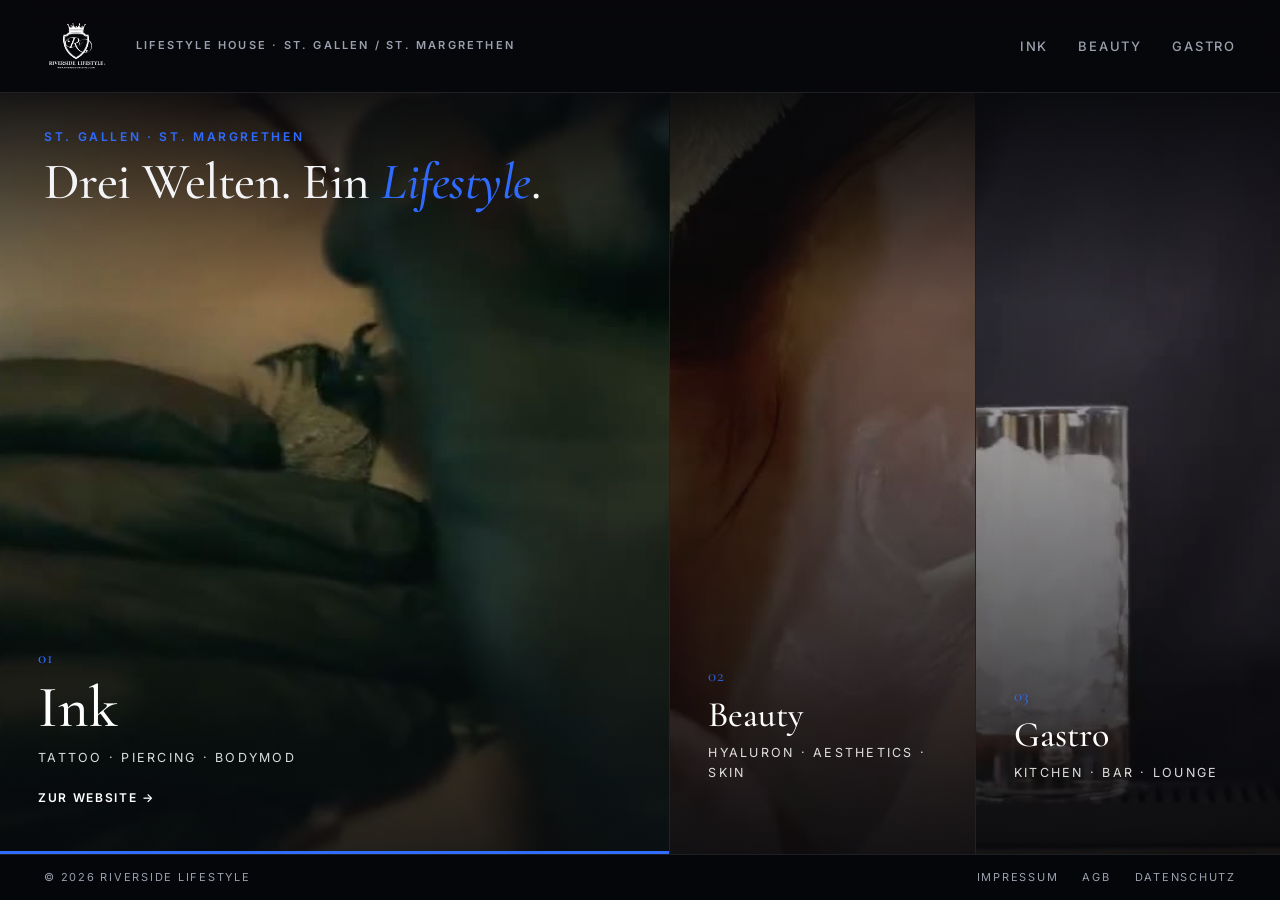
<file: index.html>
<!DOCTYPE html>
<html lang="de">
<head>
<meta charset="UTF-8">
<meta name="viewport" content="width=device-width, initial-scale=1.0">
<title>Riverside Lifestyle — Tattoo, Beauty &amp; Gastro · St. Gallen &amp; St. Margrethen</title>
<meta name="description" content="Riverside Lifestyle vereint drei Marken unter einem Dach: Riverside Ink (Tattoo & Piercing), Riverside Beauty (Aesthetics) und Riverside Gastro. Standorte St. Gallen & St. Margrethen.">
<link rel="canonical" href="https://riverside-lifestyle.com/">
<meta name="theme-color" content="#07080c">
<link rel="icon" href="assets/brand/favicon.png" type="image/png">

<!-- Open Graph / Social -->
<meta property="og:type" content="website">
<meta property="og:site_name" content="Riverside Lifestyle">
<meta property="og:title" content="Riverside Lifestyle — Tattoo, Beauty & Gastro">
<meta property="og:description" content="Drei Welten. Ein Lifestyle. Tattoo, Beauty und Gastronomie unter einem Dach in St. Gallen & St. Margrethen.">
<meta property="og:url" content="https://riverside-lifestyle.com/">
<meta property="og:image" content="https://riverside-lifestyle.com/assets/poster/poster.jpg">
<meta name="twitter:card" content="summary_large_image">

<link rel="preconnect" href="https://fonts.googleapis.com">
<link rel="preconnect" href="https://fonts.gstatic.com" crossorigin>
<link href="https://fonts.googleapis.com/css2?family=Cormorant+Garamond:ital,wght@0,400;0,500;0,600;1,500&family=Inter:wght@400;500;600&display=swap" rel="stylesheet">
<link rel="stylesheet" href="css/styles.css">
</head>
<body>

<!-- ===================== NAV ===================== -->
<nav class="nav">
  <div class="nav-in">
    <a class="brandmark" href="#top"><img class="brandmark__logo" src="assets/brand/logo.png" alt="Riverside Lifestyle"></a>
    <span class="nav-meta">Lifestyle House · St. Gallen / St. Margrethen</span>
    <div class="nav-links">
      <a href="https://www.riverside-ink.ch">Ink</a>
      <!-- TODO: echte Beauty-URL -->
      <a href="#">Beauty</a>
      <!-- TODO: echte Gastro-URL -->
      <a href="#">Gastro</a>
    </div>
  </div>
</nav>

<!-- ===================== HERO: SPLIT THIRDS (PORTAL) ===================== -->
<header id="top" class="hero">
  <div class="panels">
    <!-- Panel 01 — INK -> riverside-ink.ch -->
    <a class="panel" href="https://www.riverside-ink.ch" data-brand="ink">
      <div class="panel-media">
        <video muted loop playsinline poster="assets/poster/ink.jpg">
          <source src="assets/video/ink.mp4?v=6" type="video/mp4">
        </video>
      </div>
      <div class="panel-body">
        <span class="panel-num">01</span>
        <h2>Ink</h2>
        <p class="panel-sub">Tattoo · Piercing · Bodymod</p>
        <span class="panel-more">Zur Website →</span>
      </div>
      <span class="panel-progress"><span></span></span>
    </a>

    <!-- Panel 02 — BEAUTY -->
    <!-- TODO: href auf echte Beauty-Homepage setzen + assets/video/beauty.mp4?v=4 ersetzen -->
    <a class="panel" href="#" data-brand="beauty">
      <div class="panel-media">
        <video muted loop playsinline poster="assets/poster/beauty.jpg">
          <source src="assets/video/beauty.mp4?v=4" type="video/mp4">
        </video>
      </div>
      <div class="panel-body">
        <span class="panel-num">02</span>
        <h2>Beauty</h2>
        <p class="panel-sub">Hyaluron · Aesthetics · Skin</p>
        <span class="panel-more">Zur Website →</span>
      </div>
      <span class="panel-progress"><span></span></span>
    </a>

    <!-- Panel 03 — GASTRO -->
    <!-- TODO: href auf echte Gastro-Homepage setzen + assets/video/gastro.mp4?v=4 ersetzen -->
    <a class="panel" href="#" data-brand="gastro">
      <div class="panel-media">
        <video muted loop playsinline poster="assets/poster/gastro.jpg">
          <source src="assets/video/gastro.mp4?v=4" type="video/mp4">
        </video>
      </div>
      <div class="panel-body">
        <span class="panel-num">03</span>
        <h2>Gastro</h2>
        <p class="panel-sub">Kitchen · Bar · Lounge</p>
        <span class="panel-more">Zur Website →</span>
      </div>
      <span class="panel-progress"><span></span></span>
    </a>
  </div>

  <div class="hero-overlay">
    <span class="kicker">St. Gallen · St. Margrethen</span>
    <h1>Drei Welten. Ein <em>Lifestyle</em>.</h1>
  </div>
</header>

<!-- ===================== LEGAL BAR ===================== -->
<footer class="legal-bar">
  <div class="legal-in">
    <span>© 2026 Riverside Lifestyle</span>
    <nav class="legal-links">
      <a href="impressum.html">Impressum</a>
      <a href="agb.html">AGB</a>
      <a href="datenschutz.html">Datenschutz</a>
    </nav>
  </div>
</footer>

<!-- ===================== STRUCTURED DATA (JSON-LD) ===================== -->
<script type="application/ld+json">
{
  "@context": "https://schema.org",
  "@graph": [
    {
      "@type": "Organization",
      "@id": "https://riverside-lifestyle.com/#org",
      "name": "Riverside Lifestyle",
      "url": "https://riverside-lifestyle.com/",
      "description": "Dachmarke über drei Betrieben in der Ostschweiz: Tattoo, Beauty und Gastronomie.",
      "areaServed": ["St. Gallen", "St. Margrethen"],
      "hasPart": [
        { "@id": "https://riverside-lifestyle.com/#ink" },
        { "@id": "https://riverside-lifestyle.com/#beauty" },
        { "@id": "https://riverside-lifestyle.com/#gastro" }
      ]
    },
    {
      "@type": "TattooParlor",
      "@id": "https://riverside-lifestyle.com/#ink",
      "name": "Riverside Ink",
      "url": "https://www.riverside-ink.ch",
      "description": "Tattoo-, Piercing- und Bodymodification-Studio in St. Margrethen und St. Gallen.",
      "parentOrganization": { "@id": "https://riverside-lifestyle.com/#org" },
      "address": { "@type": "PostalAddress", "addressLocality": "St. Margrethen", "addressRegion": "SG", "addressCountry": "CH" }
    },
    {
      "@type": "BeautySalon",
      "@id": "https://riverside-lifestyle.com/#beauty",
      "name": "Riverside Beauty",
      "description": "Beauty- und Aesthetics-Studio: Hyaluron, Skincare und mehr in St. Gallen.",
      "parentOrganization": { "@id": "https://riverside-lifestyle.com/#org" },
      "address": { "@type": "PostalAddress", "addressLocality": "St. Gallen", "addressRegion": "SG", "addressCountry": "CH" }
    },
    {
      "@type": "Restaurant",
      "@id": "https://riverside-lifestyle.com/#gastro",
      "name": "Riverside Gastro",
      "description": "Kitchen, Bar und Lounge — Gastronomie unter dem Dach von Riverside Lifestyle.",
      "parentOrganization": { "@id": "https://riverside-lifestyle.com/#org" },
      "servesCuisine": "International",
      "address": { "@type": "PostalAddress", "addressLocality": "St. Gallen", "addressRegion": "SG", "addressCountry": "CH" }
    }
  ]
}
</script>

<script src="js/main.js"></script>
</body>
</html>
</file>
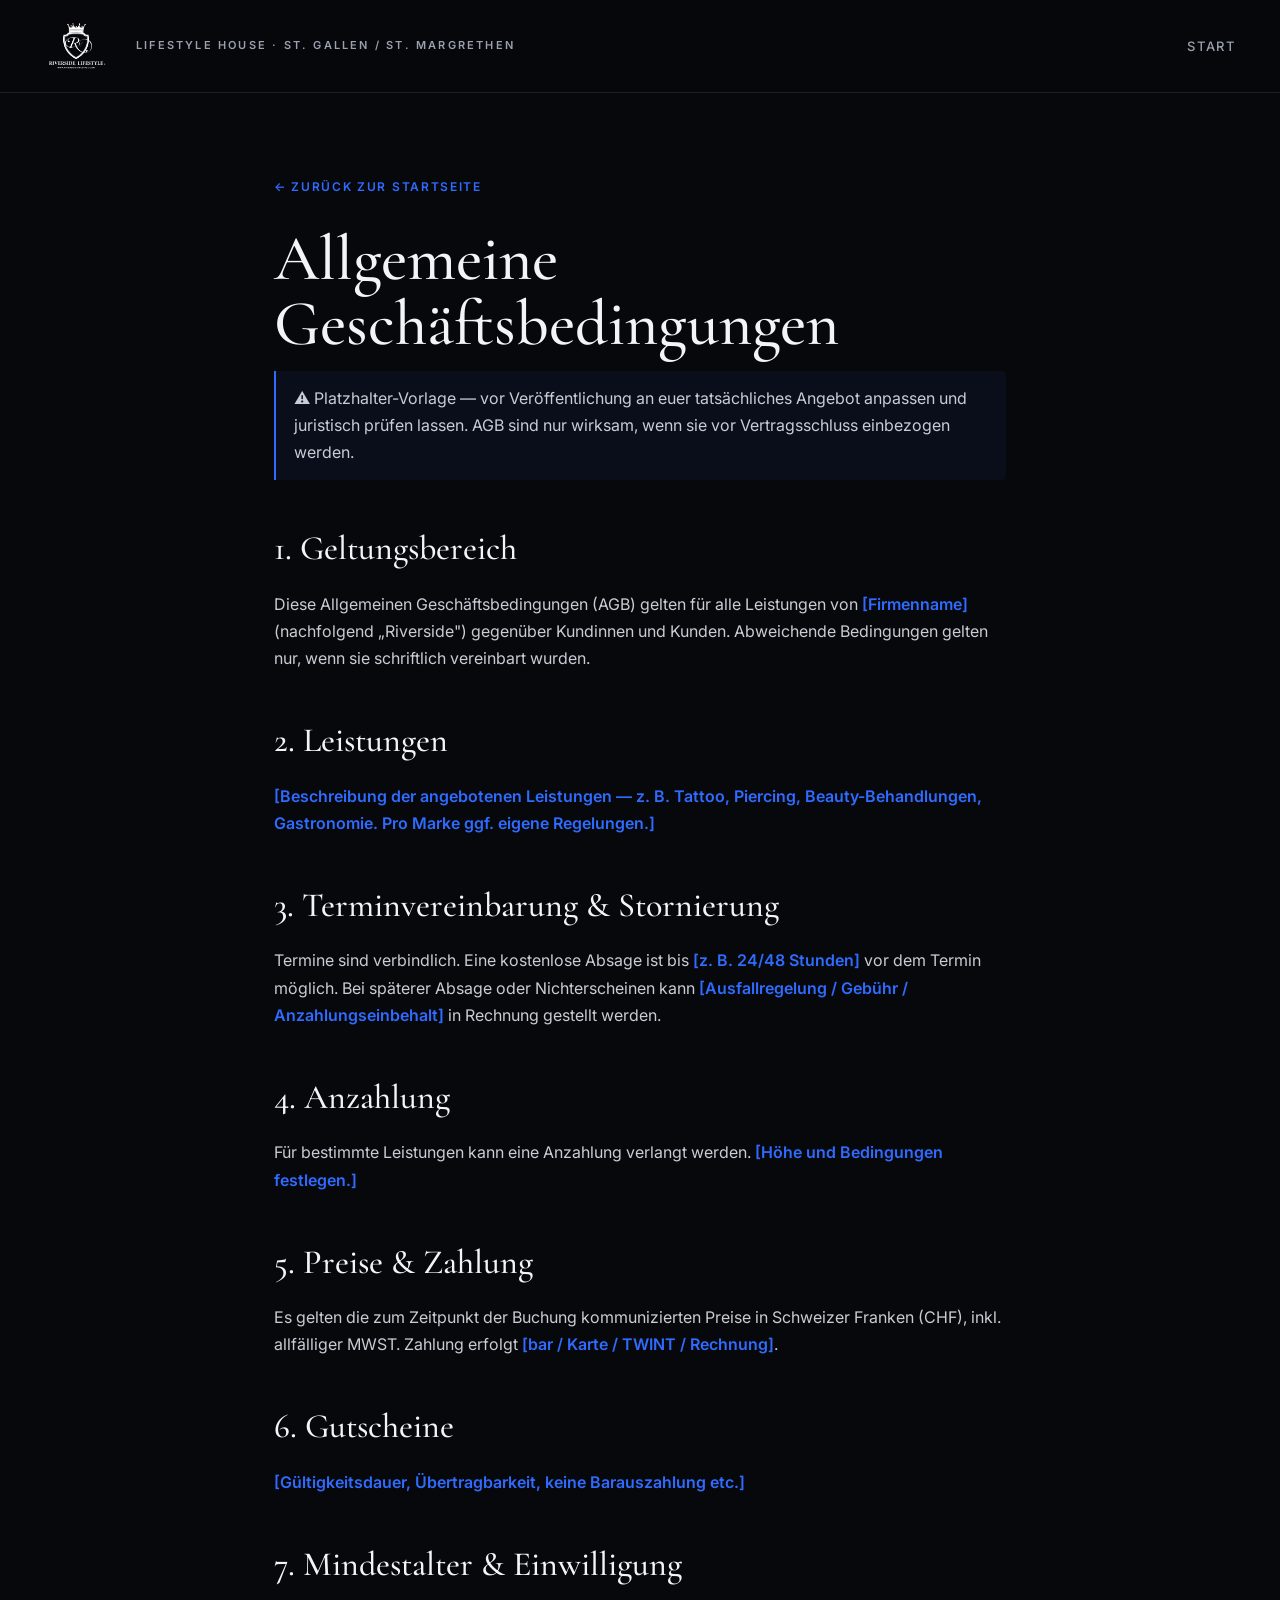
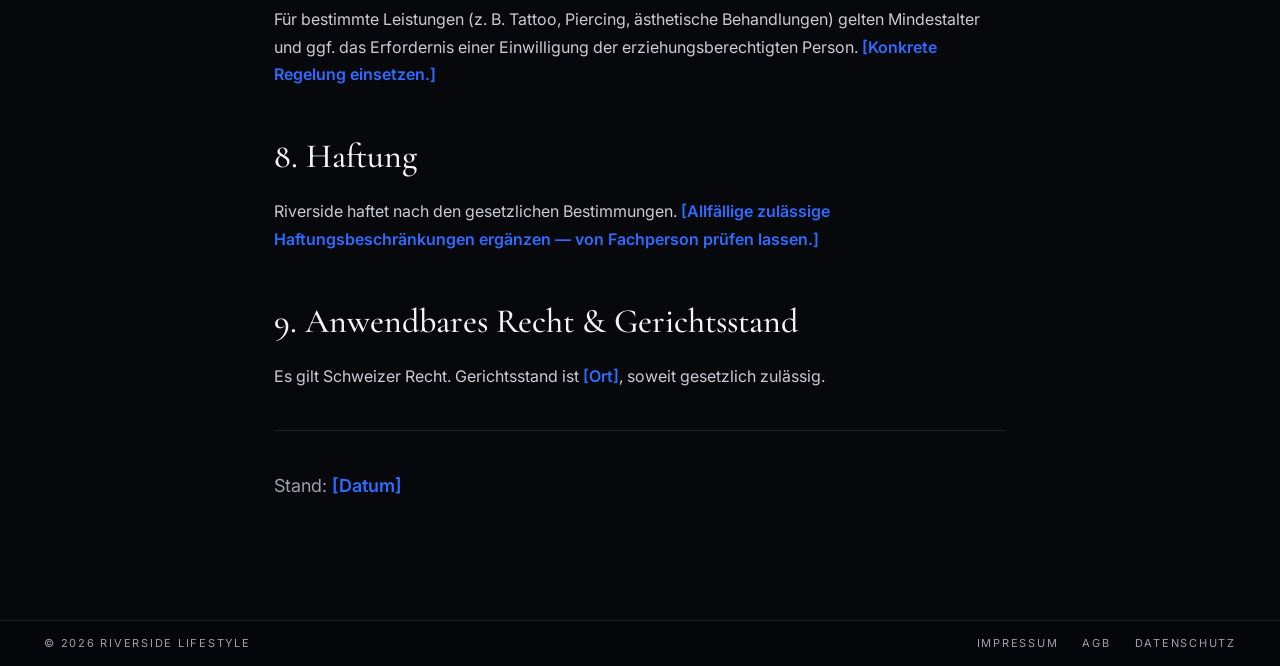
<file: agb.html>
<!DOCTYPE html>
<html lang="de">
<head>
<meta charset="UTF-8">
<meta name="viewport" content="width=device-width, initial-scale=1.0">
<title>AGB — Riverside Lifestyle</title>
<meta name="robots" content="index,follow">
<link rel="icon" href="assets/brand/favicon.png" type="image/png">
<link rel="preconnect" href="https://fonts.googleapis.com">
<link rel="preconnect" href="https://fonts.gstatic.com" crossorigin>
<link href="https://fonts.googleapis.com/css2?family=Cormorant+Garamond:ital,wght@0,400;0,500;0,600;1,500&family=Inter:wght@400;500;600&display=swap" rel="stylesheet">
<link rel="stylesheet" href="css/styles.css">
</head>
<body>

<nav class="nav">
  <div class="nav-in">
    <a class="brandmark" href="index.html"><img class="brandmark__logo" src="assets/brand/logo.png" alt="Riverside Lifestyle"></a>
    <span class="nav-meta">Lifestyle House · St. Gallen / St. Margrethen</span>
    <div class="nav-links">
      <a href="index.html">Start</a>
    </div>
  </div>
</nav>

<main class="legal-page">
  <div class="legal-wrap">
    <a class="legal-back" href="index.html">← Zurück zur Startseite</a>
    <h1>Allgemeine Geschäftsbedingungen</h1>
    <p class="legal-note">⚠ Platzhalter-Vorlage — vor Veröffentlichung an euer tatsächliches Angebot anpassen und juristisch prüfen lassen. AGB sind nur wirksam, wenn sie vor Vertragsschluss einbezogen werden.</p>

    <h2>1. Geltungsbereich</h2>
    <p>Diese Allgemeinen Geschäftsbedingungen (AGB) gelten für alle Leistungen von <span class="todo">[Firmenname]</span> (nachfolgend „Riverside") gegenüber Kundinnen und Kunden. Abweichende Bedingungen gelten nur, wenn sie schriftlich vereinbart wurden.</p>

    <h2>2. Leistungen</h2>
    <p><span class="todo">[Beschreibung der angebotenen Leistungen — z. B. Tattoo, Piercing, Beauty-Behandlungen, Gastronomie. Pro Marke ggf. eigene Regelungen.]</span></p>

    <h2>3. Terminvereinbarung &amp; Stornierung</h2>
    <p>Termine sind verbindlich. Eine kostenlose Absage ist bis <span class="todo">[z. B. 24/48 Stunden]</span> vor dem Termin möglich. Bei späterer Absage oder Nichterscheinen kann <span class="todo">[Ausfallregelung / Gebühr / Anzahlungseinbehalt]</span> in Rechnung gestellt werden.</p>

    <h2>4. Anzahlung</h2>
    <p>Für bestimmte Leistungen kann eine Anzahlung verlangt werden. <span class="todo">[Höhe und Bedingungen festlegen.]</span></p>

    <h2>5. Preise &amp; Zahlung</h2>
    <p>Es gelten die zum Zeitpunkt der Buchung kommunizierten Preise in Schweizer Franken (CHF), inkl. allfälliger MWST. Zahlung erfolgt <span class="todo">[bar / Karte / TWINT / Rechnung]</span>.</p>

    <h2>6. Gutscheine</h2>
    <p><span class="todo">[Gültigkeitsdauer, Übertragbarkeit, keine Barauszahlung etc.]</span></p>

    <h2>7. Mindestalter &amp; Einwilligung</h2>
    <p>Für bestimmte Leistungen (z. B. Tattoo, Piercing, ästhetische Behandlungen) gelten Mindestalter und ggf. das Erfordernis einer Einwilligung der erziehungsberechtigten Person. <span class="todo">[Konkrete Regelung einsetzen.]</span></p>

    <h2>8. Haftung</h2>
    <p>Riverside haftet nach den gesetzlichen Bestimmungen. <span class="todo">[Allfällige zulässige Haftungsbeschränkungen ergänzen — von Fachperson prüfen lassen.]</span></p>

    <h2>9. Anwendbares Recht &amp; Gerichtsstand</h2>
    <p>Es gilt Schweizer Recht. Gerichtsstand ist <span class="todo">[Ort]</span>, soweit gesetzlich zulässig.</p>

    <div class="divider"></div>
    <p class="lead">Stand: <span class="todo">[Datum]</span></p>
  </div>
</main>

<footer class="legal-bar">
  <div class="legal-in">
    <span>© 2026 Riverside Lifestyle</span>
    <nav class="legal-links">
      <a href="impressum.html">Impressum</a>
      <a href="agb.html">AGB</a>
      <a href="datenschutz.html">Datenschutz</a>
    </nav>
  </div>
</footer>
</body>
</html>
</file>
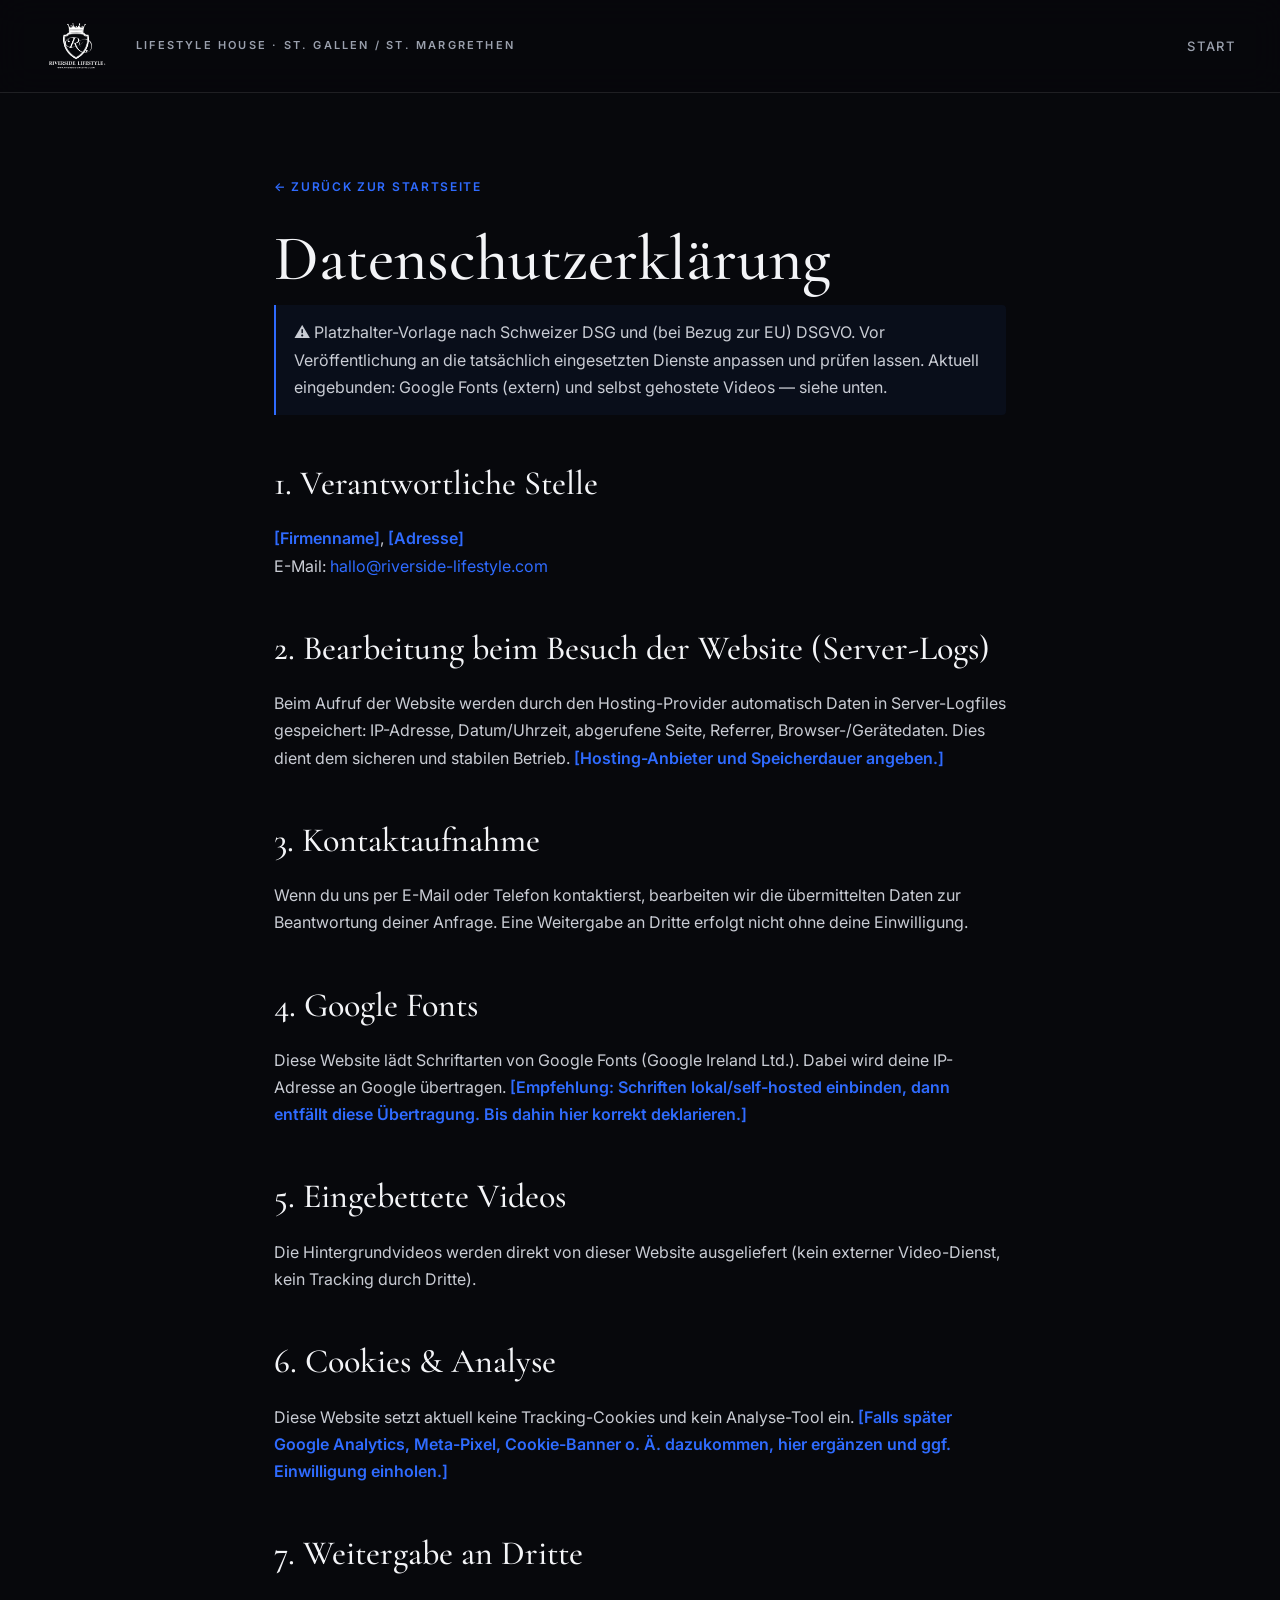
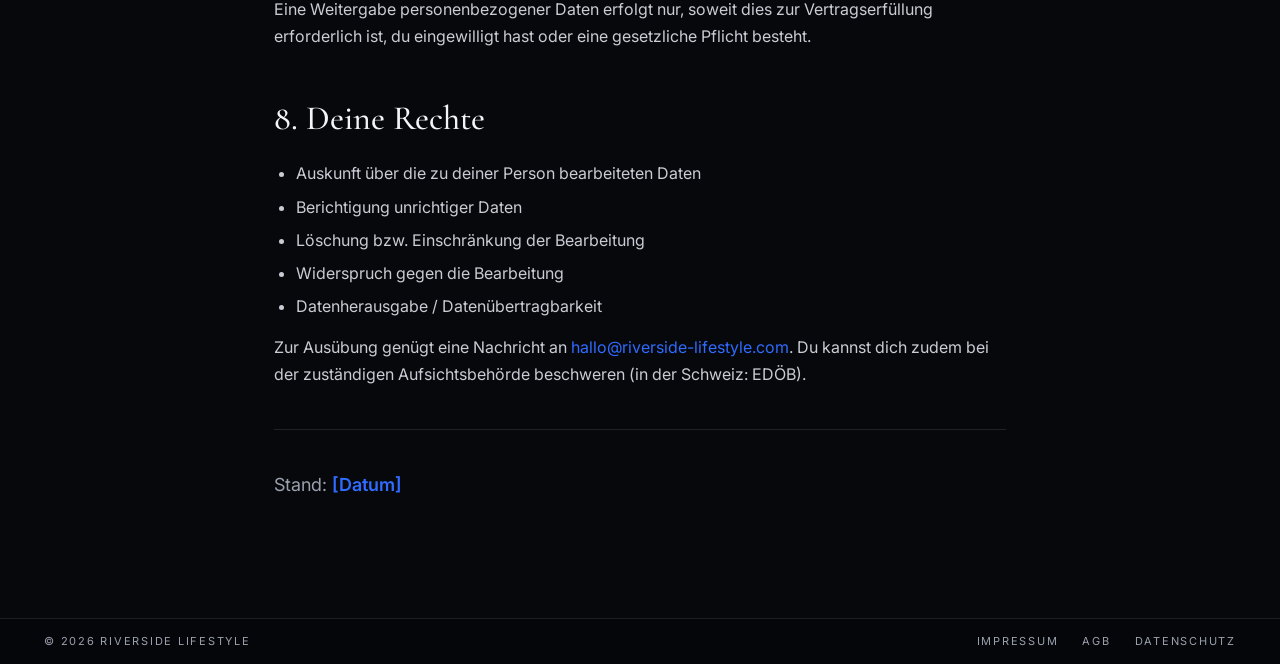
<file: datenschutz.html>
<!DOCTYPE html>
<html lang="de">
<head>
<meta charset="UTF-8">
<meta name="viewport" content="width=device-width, initial-scale=1.0">
<title>Datenschutz — Riverside Lifestyle</title>
<meta name="robots" content="index,follow">
<link rel="icon" href="assets/brand/favicon.png" type="image/png">
<link rel="preconnect" href="https://fonts.googleapis.com">
<link rel="preconnect" href="https://fonts.gstatic.com" crossorigin>
<link href="https://fonts.googleapis.com/css2?family=Cormorant+Garamond:ital,wght@0,400;0,500;0,600;1,500&family=Inter:wght@400;500;600&display=swap" rel="stylesheet">
<link rel="stylesheet" href="css/styles.css">
</head>
<body>

<nav class="nav">
  <div class="nav-in">
    <a class="brandmark" href="index.html"><img class="brandmark__logo" src="assets/brand/logo.png" alt="Riverside Lifestyle"></a>
    <span class="nav-meta">Lifestyle House · St. Gallen / St. Margrethen</span>
    <div class="nav-links">
      <a href="index.html">Start</a>
    </div>
  </div>
</nav>

<main class="legal-page">
  <div class="legal-wrap">
    <a class="legal-back" href="index.html">← Zurück zur Startseite</a>
    <h1>Datenschutz&shy;erklärung</h1>
    <p class="legal-note">⚠ Platzhalter-Vorlage nach Schweizer DSG und (bei Bezug zur EU) DSGVO. Vor Veröffentlichung an die tatsächlich eingesetzten Dienste anpassen und prüfen lassen. Aktuell eingebunden: Google Fonts (extern) und selbst gehostete Videos — siehe unten.</p>

    <h2>1. Verantwortliche Stelle</h2>
    <p>
      <span class="todo">[Firmenname]</span>, <span class="todo">[Adresse]</span><br>
      E-Mail: <a href="mailto:hallo@riverside-lifestyle.com">hallo@riverside-lifestyle.com</a>
    </p>

    <h2>2. Bearbeitung beim Besuch der Website (Server-Logs)</h2>
    <p>Beim Aufruf der Website werden durch den Hosting-Provider automatisch Daten in Server-Logfiles gespeichert: IP-Adresse, Datum/Uhrzeit, abgerufene Seite, Referrer, Browser-/Gerätedaten. Dies dient dem sicheren und stabilen Betrieb. <span class="todo">[Hosting-Anbieter und Speicherdauer angeben.]</span></p>

    <h2>3. Kontaktaufnahme</h2>
    <p>Wenn du uns per E-Mail oder Telefon kontaktierst, bearbeiten wir die übermittelten Daten zur Beantwortung deiner Anfrage. Eine Weitergabe an Dritte erfolgt nicht ohne deine Einwilligung.</p>

    <h2>4. Google Fonts</h2>
    <p>Diese Website lädt Schriftarten von Google Fonts (Google Ireland Ltd.). Dabei wird deine IP-Adresse an Google übertragen. <span class="todo">[Empfehlung: Schriften lokal/self-hosted einbinden, dann entfällt diese Übertragung. Bis dahin hier korrekt deklarieren.]</span></p>

    <h2>5. Eingebettete Videos</h2>
    <p>Die Hintergrundvideos werden direkt von dieser Website ausgeliefert (kein externer Video-Dienst, kein Tracking durch Dritte).</p>

    <h2>6. Cookies &amp; Analyse</h2>
    <p>Diese Website setzt aktuell keine Tracking-Cookies und kein Analyse-Tool ein. <span class="todo">[Falls später Google Analytics, Meta-Pixel, Cookie-Banner o. Ä. dazukommen, hier ergänzen und ggf. Einwilligung einholen.]</span></p>

    <h2>7. Weitergabe an Dritte</h2>
    <p>Eine Weitergabe personenbezogener Daten erfolgt nur, soweit dies zur Vertragserfüllung erforderlich ist, du eingewilligt hast oder eine gesetzliche Pflicht besteht.</p>

    <h2>8. Deine Rechte</h2>
    <ul>
      <li>Auskunft über die zu deiner Person bearbeiteten Daten</li>
      <li>Berichtigung unrichtiger Daten</li>
      <li>Löschung bzw. Einschränkung der Bearbeitung</li>
      <li>Widerspruch gegen die Bearbeitung</li>
      <li>Datenherausgabe / Datenübertragbarkeit</li>
    </ul>
    <p>Zur Ausübung genügt eine Nachricht an <a href="mailto:hallo@riverside-lifestyle.com">hallo@riverside-lifestyle.com</a>. Du kannst dich zudem bei der zuständigen Aufsichtsbehörde beschweren (in der Schweiz: EDÖB).</p>

    <div class="divider"></div>
    <p class="lead">Stand: <span class="todo">[Datum]</span></p>
  </div>
</main>

<footer class="legal-bar">
  <div class="legal-in">
    <span>© 2026 Riverside Lifestyle</span>
    <nav class="legal-links">
      <a href="impressum.html">Impressum</a>
      <a href="agb.html">AGB</a>
      <a href="datenschutz.html">Datenschutz</a>
    </nav>
  </div>
</footer>
</body>
</html>
</file>
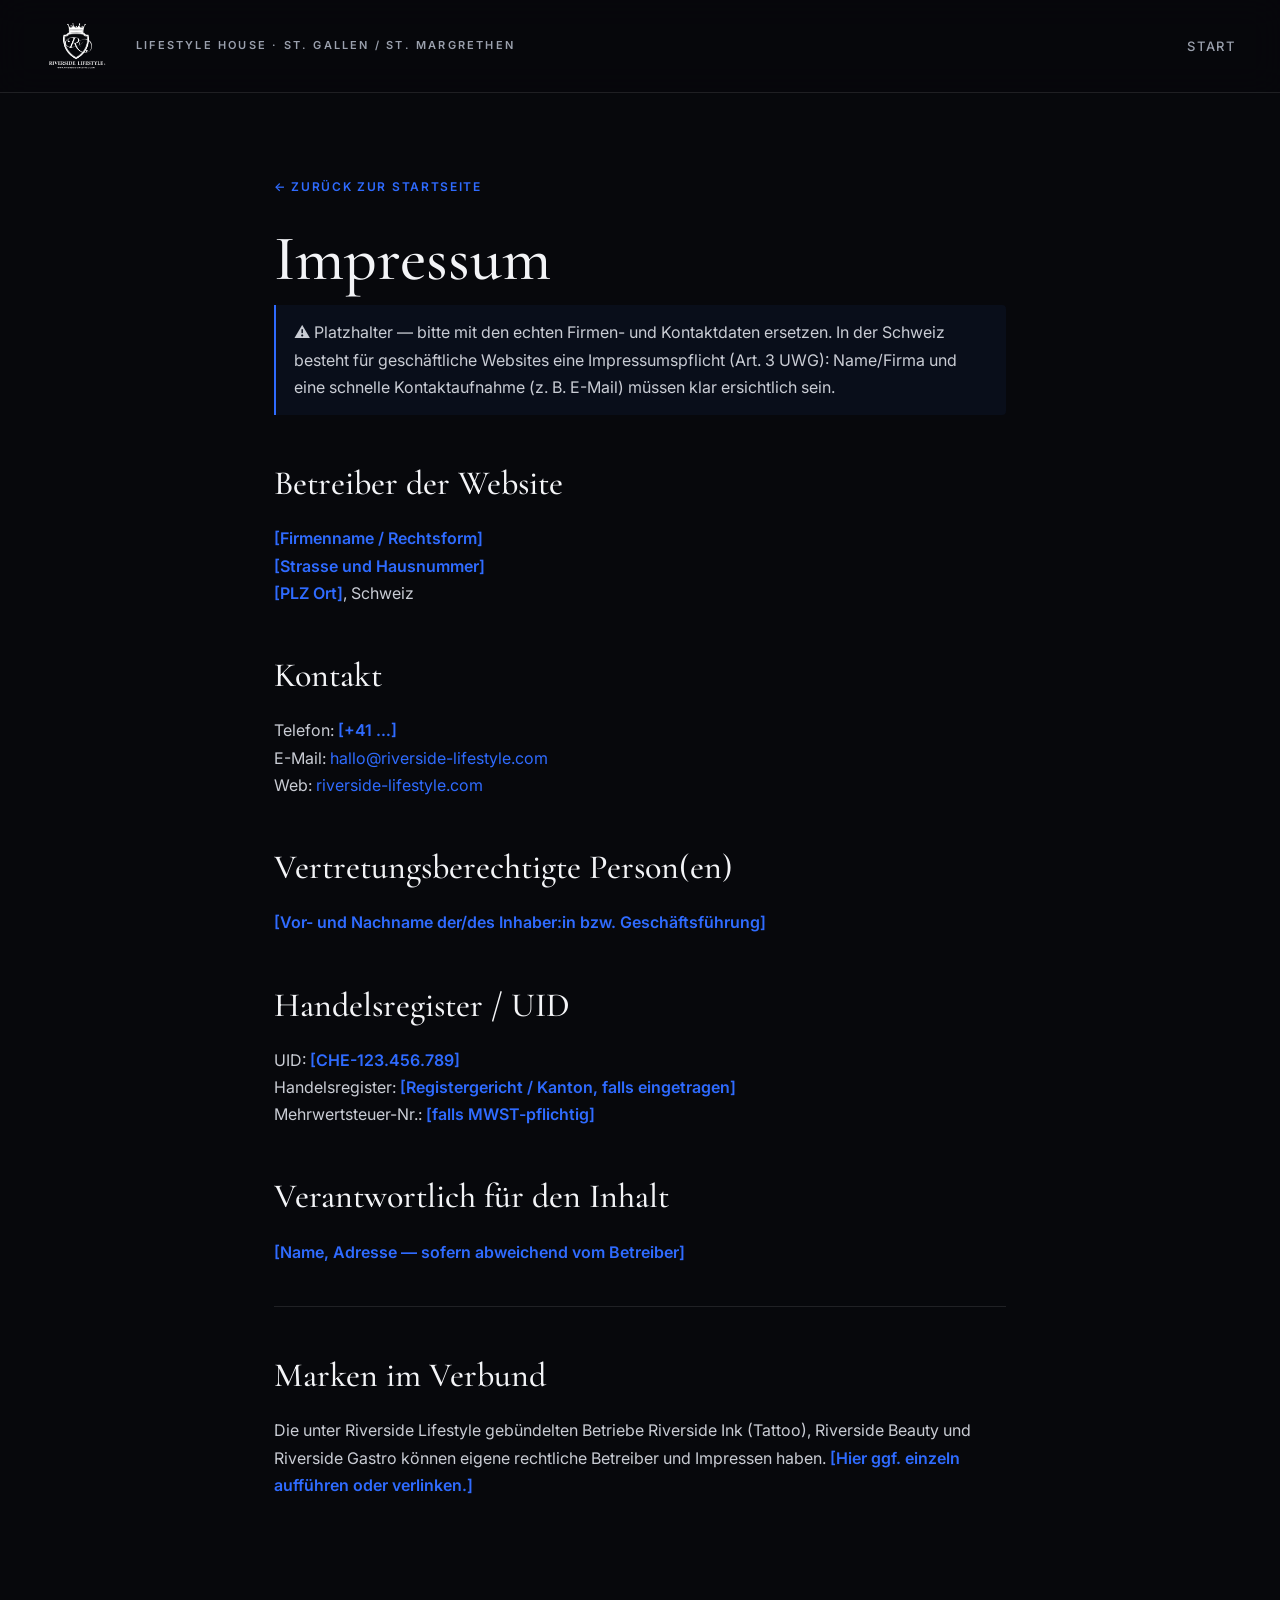
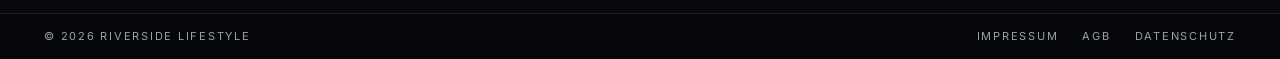
<file: impressum.html>
<!DOCTYPE html>
<html lang="de">
<head>
<meta charset="UTF-8">
<meta name="viewport" content="width=device-width, initial-scale=1.0">
<title>Impressum — Riverside Lifestyle</title>
<meta name="robots" content="index,follow">
<link rel="icon" href="assets/brand/favicon.png" type="image/png">
<link rel="preconnect" href="https://fonts.googleapis.com">
<link rel="preconnect" href="https://fonts.gstatic.com" crossorigin>
<link href="https://fonts.googleapis.com/css2?family=Cormorant+Garamond:ital,wght@0,400;0,500;0,600;1,500&family=Inter:wght@400;500;600&display=swap" rel="stylesheet">
<link rel="stylesheet" href="css/styles.css">
</head>
<body>

<nav class="nav">
  <div class="nav-in">
    <a class="brandmark" href="index.html"><img class="brandmark__logo" src="assets/brand/logo.png" alt="Riverside Lifestyle"></a>
    <span class="nav-meta">Lifestyle House · St. Gallen / St. Margrethen</span>
    <div class="nav-links">
      <a href="index.html">Start</a>
    </div>
  </div>
</nav>

<main class="legal-page">
  <div class="legal-wrap">
    <a class="legal-back" href="index.html">← Zurück zur Startseite</a>
    <h1>Impressum</h1>
    <p class="legal-note">⚠ Platzhalter — bitte mit den echten Firmen- und Kontaktdaten ersetzen. In der Schweiz besteht für geschäftliche Websites eine Impressumspflicht (Art. 3 UWG): Name/Firma und eine schnelle Kontaktaufnahme (z. B. E-Mail) müssen klar ersichtlich sein.</p>

    <h2>Betreiber der Website</h2>
    <p>
      <span class="todo">[Firmenname / Rechtsform]</span><br>
      <span class="todo">[Strasse und Hausnummer]</span><br>
      <span class="todo">[PLZ Ort]</span>, Schweiz
    </p>

    <h2>Kontakt</h2>
    <p>
      Telefon: <span class="todo">[+41 …]</span><br>
      E-Mail: <a href="mailto:hallo@riverside-lifestyle.com">hallo@riverside-lifestyle.com</a><br>
      Web: <a href="https://riverside-lifestyle.com">riverside-lifestyle.com</a>
    </p>

    <h2>Vertretungsberechtigte Person(en)</h2>
    <p><span class="todo">[Vor- und Nachname der/des Inhaber:in bzw. Geschäftsführung]</span></p>

    <h2>Handelsregister / UID</h2>
    <p>
      UID: <span class="todo">[CHE-123.456.789]</span><br>
      Handelsregister: <span class="todo">[Registergericht / Kanton, falls eingetragen]</span><br>
      Mehrwertsteuer-Nr.: <span class="todo">[falls MWST-pflichtig]</span>
    </p>

    <h2>Verantwortlich für den Inhalt</h2>
    <p><span class="todo">[Name, Adresse — sofern abweichend vom Betreiber]</span></p>

    <div class="divider"></div>
    <h2>Marken im Verbund</h2>
    <p>Die unter Riverside Lifestyle gebündelten Betriebe Riverside Ink (Tattoo), Riverside Beauty und Riverside Gastro können eigene rechtliche Betreiber und Impressen haben. <span class="todo">[Hier ggf. einzeln aufführen oder verlinken.]</span></p>
  </div>
</main>

<footer class="legal-bar">
  <div class="legal-in">
    <span>© 2026 Riverside Lifestyle</span>
    <nav class="legal-links">
      <a href="impressum.html">Impressum</a>
      <a href="agb.html">AGB</a>
      <a href="datenschutz.html">Datenschutz</a>
    </nav>
  </div>
</footer>
</body>
</html>
</file>
<file: css/styles.css>
/* ============================================================
   Riverside Lifestyle — Hub Landing
   Light / Schwarz-Weiß-Blau · Cormorant Garamond + Inter
   ============================================================ */
:root{
  --bg:#07080c;
  --bg-soft:#0d1018;
  --ink:#f3f4f7;
  --muted:#9aa0ad;
  --blue:#2f6bff;
  --navy:#0a1426;
  --line:rgba(255,255,255,.10);
  --line-strong:rgba(255,255,255,.18);
  --serif:'Cormorant Garamond',Georgia,serif;
  --sans:'Inter',system-ui,-apple-system,sans-serif;
  --ease:cubic-bezier(.22,.61,.36,1);
  --nav-h:92px;
  --legal-h:46px;
  --cycle:4.2s;
}
*{margin:0;padding:0;box-sizing:border-box}
html{scroll-behavior:smooth;scroll-padding-top:var(--nav-h)}
body{background:var(--bg);color:var(--ink);font-family:var(--sans);font-size:17px;line-height:1.6;-webkit-font-smoothing:antialiased;overflow-x:hidden}
a{color:inherit;text-decoration:none}
.wrap{max-width:1280px;margin:0 auto;padding:0 44px}
.kicker{font-size:12px;font-weight:600;letter-spacing:.22em;text-transform:uppercase;color:var(--blue);display:inline-block}
.muted{color:var(--muted)}

/* reveal */
[data-reveal]{opacity:0;transform:translateY(22px);transition:opacity .6s var(--ease),transform .6s var(--ease)}
[data-reveal].in{opacity:1;transform:none}
[data-delay="1"]{transition-delay:.07s}
[data-delay="2"]{transition-delay:.14s}
[data-delay="3"]{transition-delay:.21s}
[data-delay="4"]{transition-delay:.28s}

/* buttons */
.btn{display:inline-flex;align-items:center;gap:9px;padding:15px 28px;font-size:13px;font-weight:600;letter-spacing:.12em;text-transform:uppercase;border-radius:2px;transition:.18s var(--ease)}
.btn-primary{background:var(--blue);color:#fff}
.btn-primary:hover{background:#1e5cff;transform:translateY(-2px);box-shadow:0 16px 44px rgba(47,107,255,.36)}

/* ===================== NAV ===================== */
.nav{position:fixed;top:0;left:0;right:0;z-index:60;background:rgba(7,8,12,.72);backdrop-filter:blur(16px);border-bottom:1px solid var(--line)}
.nav-in{display:flex;align-items:center;gap:28px;height:var(--nav-h);max-width:1280px;margin:0 auto;padding:0 44px}
.brandmark{display:inline-flex;align-items:center;gap:12px;font-family:var(--serif);font-size:26px;font-weight:600;letter-spacing:.02em}
.brandmark__logo{height:64px;width:auto;display:block}
.nav-meta{font-size:11px;font-weight:600;letter-spacing:.2em;text-transform:uppercase;color:var(--muted);margin-right:auto}
.nav-links{display:flex;gap:30px;font-size:13px;font-weight:500;letter-spacing:.14em;text-transform:uppercase}
.nav-links a{position:relative;padding:4px 0;color:var(--muted);transition:color .2s}
.nav-links a::after{content:"";position:absolute;left:0;bottom:0;height:1.5px;width:100%;background:var(--blue);transform:scaleX(0);transform-origin:left;transition:transform .2s var(--ease)}
.nav-links a:hover{color:var(--ink)}
.nav-links a:hover::after{transform:scaleX(1)}

/* ===================== HERO SPLIT ===================== */
.hero{position:relative;margin-top:var(--nav-h);height:calc(100vh - var(--nav-h) - var(--legal-h));min-height:520px;overflow:hidden}
.hero-overlay{position:absolute;top:0;left:0;right:0;z-index:12;pointer-events:none;padding:30px 44px 96px;background:linear-gradient(180deg,rgba(7,8,12,.9) 0%,rgba(7,8,12,.5) 48%,transparent 100%)}
.hero-overlay .kicker{margin-bottom:10px}
.hero-overlay h1{font-family:var(--serif);font-weight:500;font-size:clamp(30px,4vw,60px);line-height:1.02;letter-spacing:-.01em;max-width:920px}
.hero-overlay h1 em{font-style:italic;color:var(--blue)}

.panels{position:absolute;inset:0;display:flex;width:100%;height:100%}
/* feine Filmkörnung über allen Panels */
.panels::after{content:"";position:absolute;inset:0;z-index:6;pointer-events:none;opacity:.07;mix-blend-mode:overlay;background-image:url("data:image/svg+xml,%3Csvg xmlns='http://www.w3.org/2000/svg' width='160' height='160'%3E%3Cfilter id='n'%3E%3CfeTurbulence type='fractalNoise' baseFrequency='0.9' numOctaves='2'/%3E%3C/filter%3E%3Crect width='100%25' height='100%25' filter='url(%23n)'/%3E%3C/svg%3E")}

.panel{flex:1;position:relative;overflow:hidden;border-right:1px solid var(--line);display:flex;align-items:flex-end;padding:44px 38px;color:#fff;transition:flex .8s var(--ease)}
.panel:last-child{border-right:none}
.panel.is-active{flex:2.6}
/* nicht spielende Panels: nur leichtes 10%-Schwarz-Overlay, damit ihr Video sichtbar bleibt */
.panel-media::after{content:"";position:absolute;inset:0;z-index:1;background:#000;opacity:.1;transition:opacity .6s ease;pointer-events:none}
.panel.is-active .panel-media::after{opacity:0}

/* Video-Layer + animierter Gradient-Fallback */
.panel-media,.brand-media{position:absolute;inset:0;z-index:0;overflow:hidden}
.panel-media{background:linear-gradient(135deg,#1b2433,#0a1426)}
.panel-media video,.brand-media video{position:absolute;inset:0;width:100%;height:100%;object-fit:cover;transform:scale(1.06);transition:transform 7s ease}
.panel.is-active .panel-media video{transform:scale(1.15)}

.panel::after{content:"";position:absolute;inset:0;z-index:1;background:linear-gradient(180deg,rgba(7,8,12,.12) 0%,rgba(7,8,12,.34) 45%,rgba(7,8,12,.9) 100%);transition:background .5s}
.panel.is-active::after{background:linear-gradient(180deg,rgba(7,8,12,.04) 0%,rgba(7,8,12,.18) 50%,rgba(7,8,12,.82) 100%)}

.panel-num{display:block;font-family:var(--serif);font-size:17px;font-weight:500;letter-spacing:.04em;color:var(--blue);opacity:.8;margin-bottom:8px}
.panel.is-active .panel-num{opacity:1}

.panel-body{position:relative;z-index:3;width:100%}
.panel h2{font-family:var(--serif);font-size:clamp(28px,2.8vw,52px);font-weight:500;line-height:1;transition:font-size .55s var(--ease)}
.panel.is-active h2{font-size:clamp(40px,4.6vw,78px)}
.panel-sub{font-size:12.5px;letter-spacing:.18em;text-transform:uppercase;opacity:.85;margin-top:10px}
.panel-more{display:inline-flex;align-items:center;gap:9px;max-height:0;overflow:hidden;opacity:0;transform:translateY(10px);font-size:12px;font-weight:600;letter-spacing:.14em;text-transform:uppercase;color:#fff;transition:.45s var(--ease)}
.panel.is-active .panel-more{max-height:42px;margin-top:20px;opacity:1;transform:none}

/* Fortschrittsbalken des Auto-Wechsels */
.panel-progress{position:absolute;left:0;bottom:0;height:3px;width:100%;z-index:5;background:rgba(255,255,255,.1);opacity:0;transition:opacity .4s}
.panel.is-active .panel-progress{opacity:1}
.panel-progress span{display:block;height:100%;width:0;background:var(--blue)}
.panel.is-active .panel-progress span{width:100%;transition:width var(--cycle) linear}
.panels.is-paused .panel.is-active .panel-progress span{transition:none;width:30%}

.scroll-cue{display:flex;flex-direction:column;align-items:center;gap:10px;padding:18px 0;font-size:11px;letter-spacing:.2em;text-transform:uppercase;color:var(--muted)}
.scroll-cue .bar{width:1px;height:38px;background:linear-gradient(var(--blue),transparent)}

/* ===================== INTRO ===================== */
.intro{padding:120px 0;border-bottom:1px solid var(--line)}
.intro-grid{display:grid;grid-template-columns:1fr 1.4fr;gap:56px;align-items:start}
.intro-grid .kicker{grid-column:1}
.intro-h{font-family:var(--serif);font-weight:500;font-size:clamp(30px,3.4vw,46px);line-height:1.12;grid-column:2;grid-row:1}
.intro-p{grid-column:2;color:var(--muted);font-size:18px;max-width:620px}
.intro-p strong{color:var(--ink);font-weight:600}

/* ===================== BRAND SECTIONS ===================== */
.brand{padding:110px 0}
.brand--alt{background:var(--bg-soft)}
.brand-grid{display:grid;grid-template-columns:1.05fr 1fr;gap:64px;align-items:center}
.brand-media{position:relative;border-radius:8px;overflow:hidden;aspect-ratio:4/5;background:linear-gradient(135deg,#1b2433,#0a1426)}
.brand-media video{border-radius:8px}
.brand-media::after{content:"";position:absolute;inset:0;background:linear-gradient(180deg,rgba(10,20,38,0) 55%,rgba(10,20,38,.45));z-index:1}
.brand-badge{position:absolute;left:18px;bottom:16px;z-index:2;font-size:11px;font-weight:600;letter-spacing:.18em;text-transform:uppercase;color:#fff;background:rgba(10,20,38,.45);backdrop-filter:blur(6px);padding:7px 12px;border-radius:2px}
.brand-text h2{font-family:var(--serif);font-weight:500;font-size:clamp(32px,3.8vw,52px);line-height:1.04;margin:14px 0 18px}
.brand-text p{color:var(--muted);font-size:18px;max-width:480px}
.facts{list-style:none;margin:30px 0;border-top:1px solid var(--line)}
.facts li{display:grid;grid-template-columns:120px 1fr;gap:16px;padding:15px 0;border-bottom:1px solid var(--line);font-size:15px}
.facts li span{font-size:11px;font-weight:600;letter-spacing:.16em;text-transform:uppercase;color:var(--muted);padding-top:2px}

/* ===================== FAQ ===================== */
.faq{padding:120px 0;border-top:1px solid var(--line);background:var(--bg-soft)}
.faq-h{font-family:var(--serif);font-weight:500;font-size:clamp(32px,3.8vw,52px);margin:12px 0 40px}
.faq-list{max-width:860px}
.faq-list details{border-top:1px solid var(--line-strong)}
.faq-list details:last-child{border-bottom:1px solid var(--line-strong)}
.faq-list summary{list-style:none;cursor:pointer;padding:24px 0;font-family:var(--serif);font-size:24px;font-weight:500;display:flex;justify-content:space-between;align-items:center;gap:20px;transition:color .2s}
.faq-list summary::-webkit-details-marker{display:none}
.faq-list summary::after{content:"+";font-family:var(--sans);font-size:22px;color:var(--blue);transition:transform .25s var(--ease)}
.faq-list details[open] summary::after{transform:rotate(45deg)}
.faq-list summary:hover{color:var(--blue)}
.faq-list details p{padding:0 0 26px;color:var(--muted);font-size:17px;max-width:680px}

/* ===================== FOOTER ===================== */
.footer{background:var(--navy);color:#fff;padding:80px 0 30px}
.footer-grid{display:grid;grid-template-columns:1.6fr 1fr 1fr 1fr;gap:40px;padding-bottom:56px;border-bottom:1px solid rgba(255,255,255,.12)}
.footer-brand .brandmark{font-size:30px;color:#fff;display:block;margin-bottom:14px}
.footer-brand p{color:rgba(255,255,255,.6);font-size:15px}
.footer-col h3{font-size:11px;font-weight:600;letter-spacing:.18em;text-transform:uppercase;color:rgba(255,255,255,.5);margin-bottom:16px}
.footer-col a,.footer-col span{display:block;color:rgba(255,255,255,.82);font-size:15px;padding:5px 0;transition:color .2s}
.footer-col a:hover{color:var(--blue)}
.footer-base{display:flex;justify-content:space-between;padding-top:26px;font-size:12px;letter-spacing:.12em;text-transform:uppercase;color:rgba(255,255,255,.45)}

/* ===================== RESPONSIVE ===================== */
@media(max-width:920px){
  .wrap{padding:0 22px}
  .nav-in{padding:0 22px}
  .nav-meta,.nav-links a[href="#kontakt"]{display:none}
  :root{--nav-h:72px}
  .brandmark__logo{height:50px}
  .hero{height:calc(100vh - var(--nav-h) - var(--legal-h));height:calc(100dvh - var(--nav-h) - var(--legal-h));min-height:0;display:flex;flex-direction:column}
  .hero-overlay{position:static;order:-1;flex:0 0 auto;background:#07080c;padding:14px 22px 10px}
  .hero-overlay .kicker{margin-bottom:6px;font-size:10px}
  .hero-overlay h1{font-size:clamp(22px,5.6vw,34px);max-width:none}
  .panels{position:static;order:0;flex:1;flex-direction:column;height:auto}
  .panel{flex:1;height:auto;padding:16px 22px;border-right:none;border-bottom:1px solid var(--line)}
  .panel:last-child{border-bottom:none}
  .panel.is-active{flex:1}
  .panel-num{font-size:14px;margin-bottom:3px}
  .panel h2{font-size:30px}
  .panel-media video{transform:none}
  .panel-progress{display:none}
  /* ruhende Panels dunkel, aktives (angetippt) hell */
  .panel-media::after{opacity:.6}
  .panel.is-active .panel-media::after{opacity:0}
  .panel.is-active .panel-more{margin-top:8px}
  .intro-grid{grid-template-columns:1fr;gap:18px}
  .intro-grid .kicker,.intro-h,.intro-p{grid-column:1}
  .intro-h{grid-row:auto}
  .brand-grid{grid-template-columns:1fr;gap:34px}
  .brand--alt .brand-grid .brand-media{order:-1}
  .footer-grid{grid-template-columns:1fr 1fr;gap:30px}
  .footer-base{flex-direction:column;gap:8px}
}
@media(prefers-reduced-motion:reduce){
  .panel-media{animation:none}
  .panel-media video{transition:none}
  [data-reveal]{opacity:1;transform:none;transition:none}
}

/* ===================== LEGAL BAR ===================== */
.legal-bar{height:var(--legal-h);display:flex;align-items:center;background:#05060a;border-top:1px solid var(--line)}
.legal-in{display:flex;justify-content:space-between;align-items:center;width:100%;max-width:1280px;margin:0 auto;padding:0 44px;font-size:11px;letter-spacing:.16em;text-transform:uppercase;color:var(--muted)}
.legal-links{display:flex;gap:24px}
.legal-links a{color:var(--muted);transition:color .2s}
.legal-links a:hover{color:var(--blue)}

/* ===================== LEGAL PAGES ===================== */
.legal-page{margin-top:var(--nav-h);min-height:calc(100vh - var(--nav-h));padding:80px 0 100px}
.legal-wrap{max-width:820px;margin:0 auto;padding:0 44px}
.legal-back{display:inline-flex;align-items:center;gap:8px;font-size:12px;font-weight:600;letter-spacing:.14em;text-transform:uppercase;color:var(--muted);margin-bottom:30px;transition:color .2s}
.legal-back:hover{color:var(--blue)}
.legal-page h1{font-family:var(--serif);font-weight:500;font-size:clamp(38px,5vw,64px);line-height:1.02;margin-bottom:14px}
.legal-page .lead{color:var(--muted);font-size:18px;margin-bottom:18px}
.legal-note{border-left:2px solid var(--blue);background:rgba(47,107,255,.06);padding:14px 18px;border-radius:0 4px 4px 0;color:var(--muted);font-size:14px;margin-bottom:48px}
.legal-page h2{font-family:var(--serif);font-weight:500;font-size:clamp(24px,3vw,34px);margin:42px 0 14px}
.legal-page h3{font-size:15px;font-weight:600;letter-spacing:.04em;margin:24px 0 8px}
.legal-page p,.legal-page li{color:#c9ccd4;font-size:16px;line-height:1.7}
.legal-page p{margin-bottom:14px}
.legal-page ul{margin:0 0 14px 0;padding-left:22px}
.legal-page li{margin-bottom:6px}
.legal-page a{color:var(--blue)}
.legal-page .todo{color:var(--blue);font-weight:600}
.legal-page .divider{height:1px;background:var(--line);margin:40px 0}

@media(max-width:920px){
  .legal-bar{height:var(--legal-h)}
  .legal-in{justify-content:center;gap:20px;padding:0 22px}
  .legal-in > span{display:none}
  .legal-links{gap:20px}
  .legal-wrap{padding:0 22px}
}
</file>
